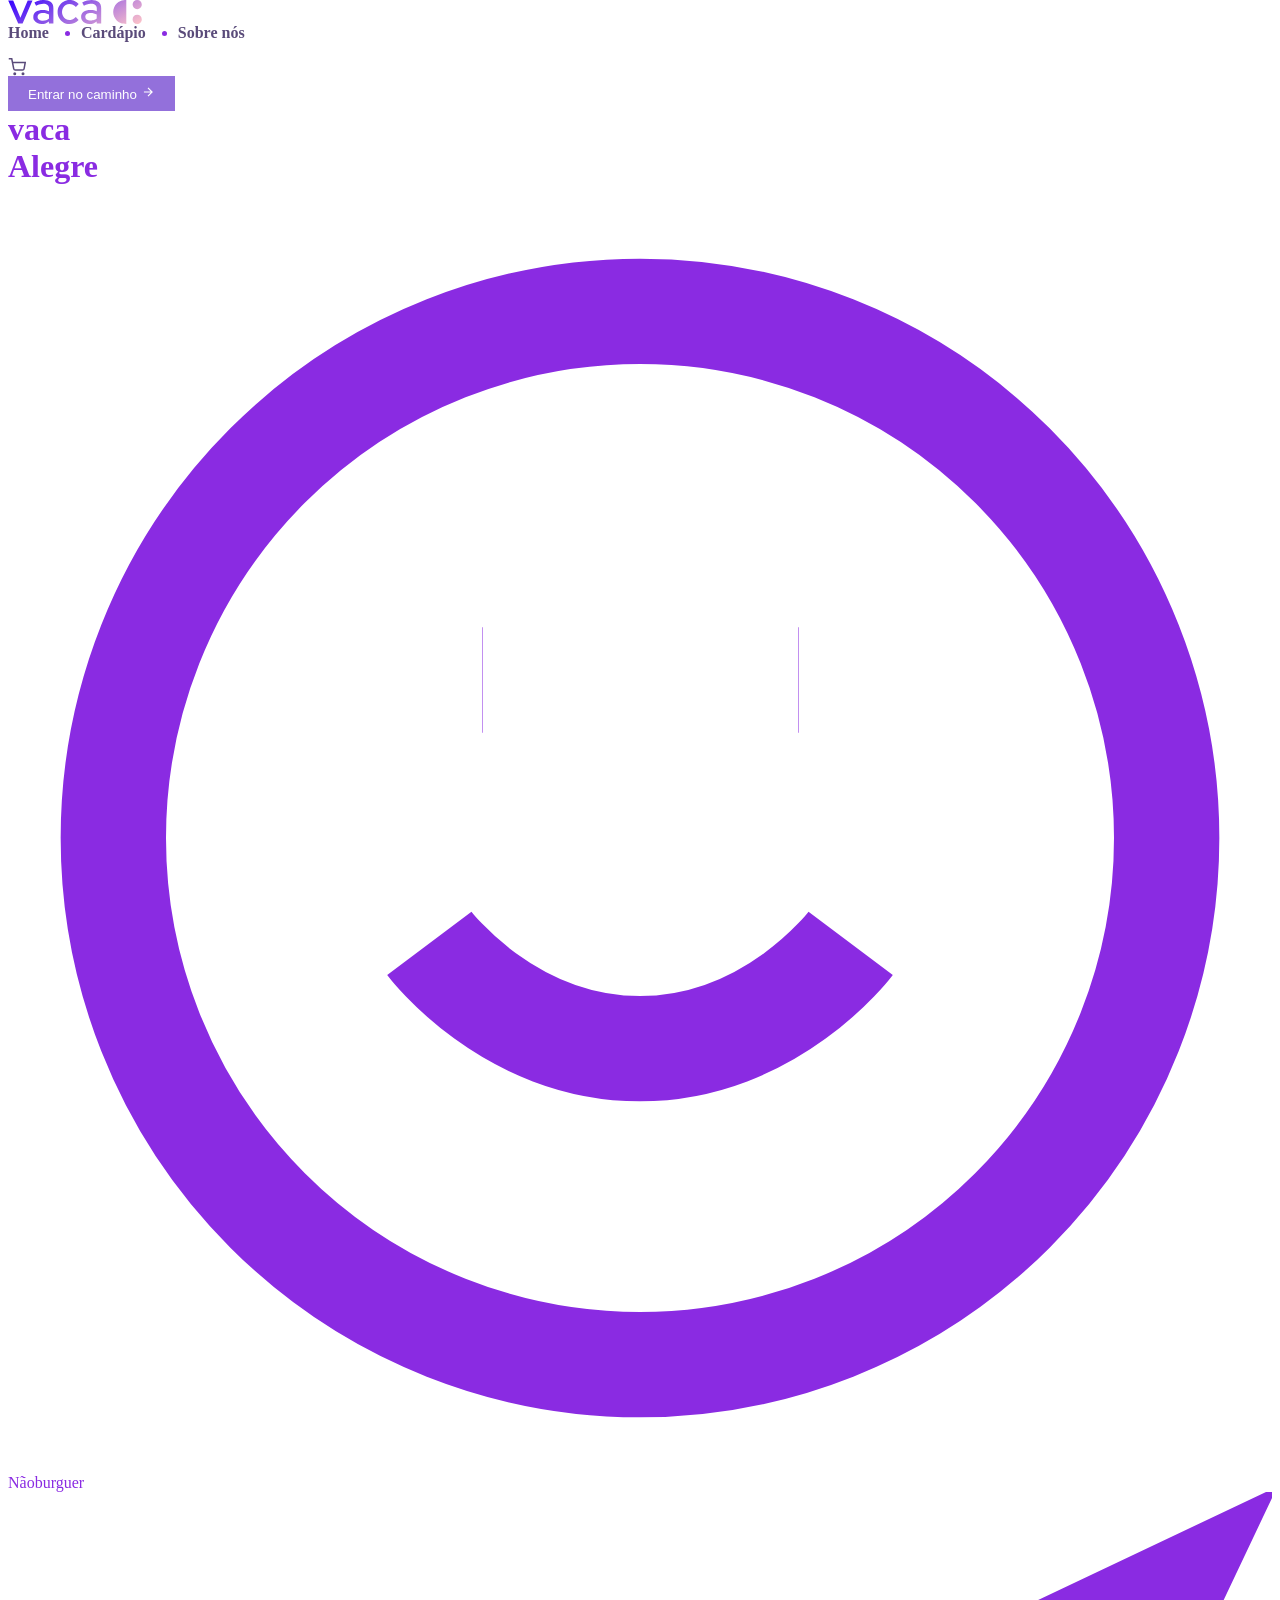
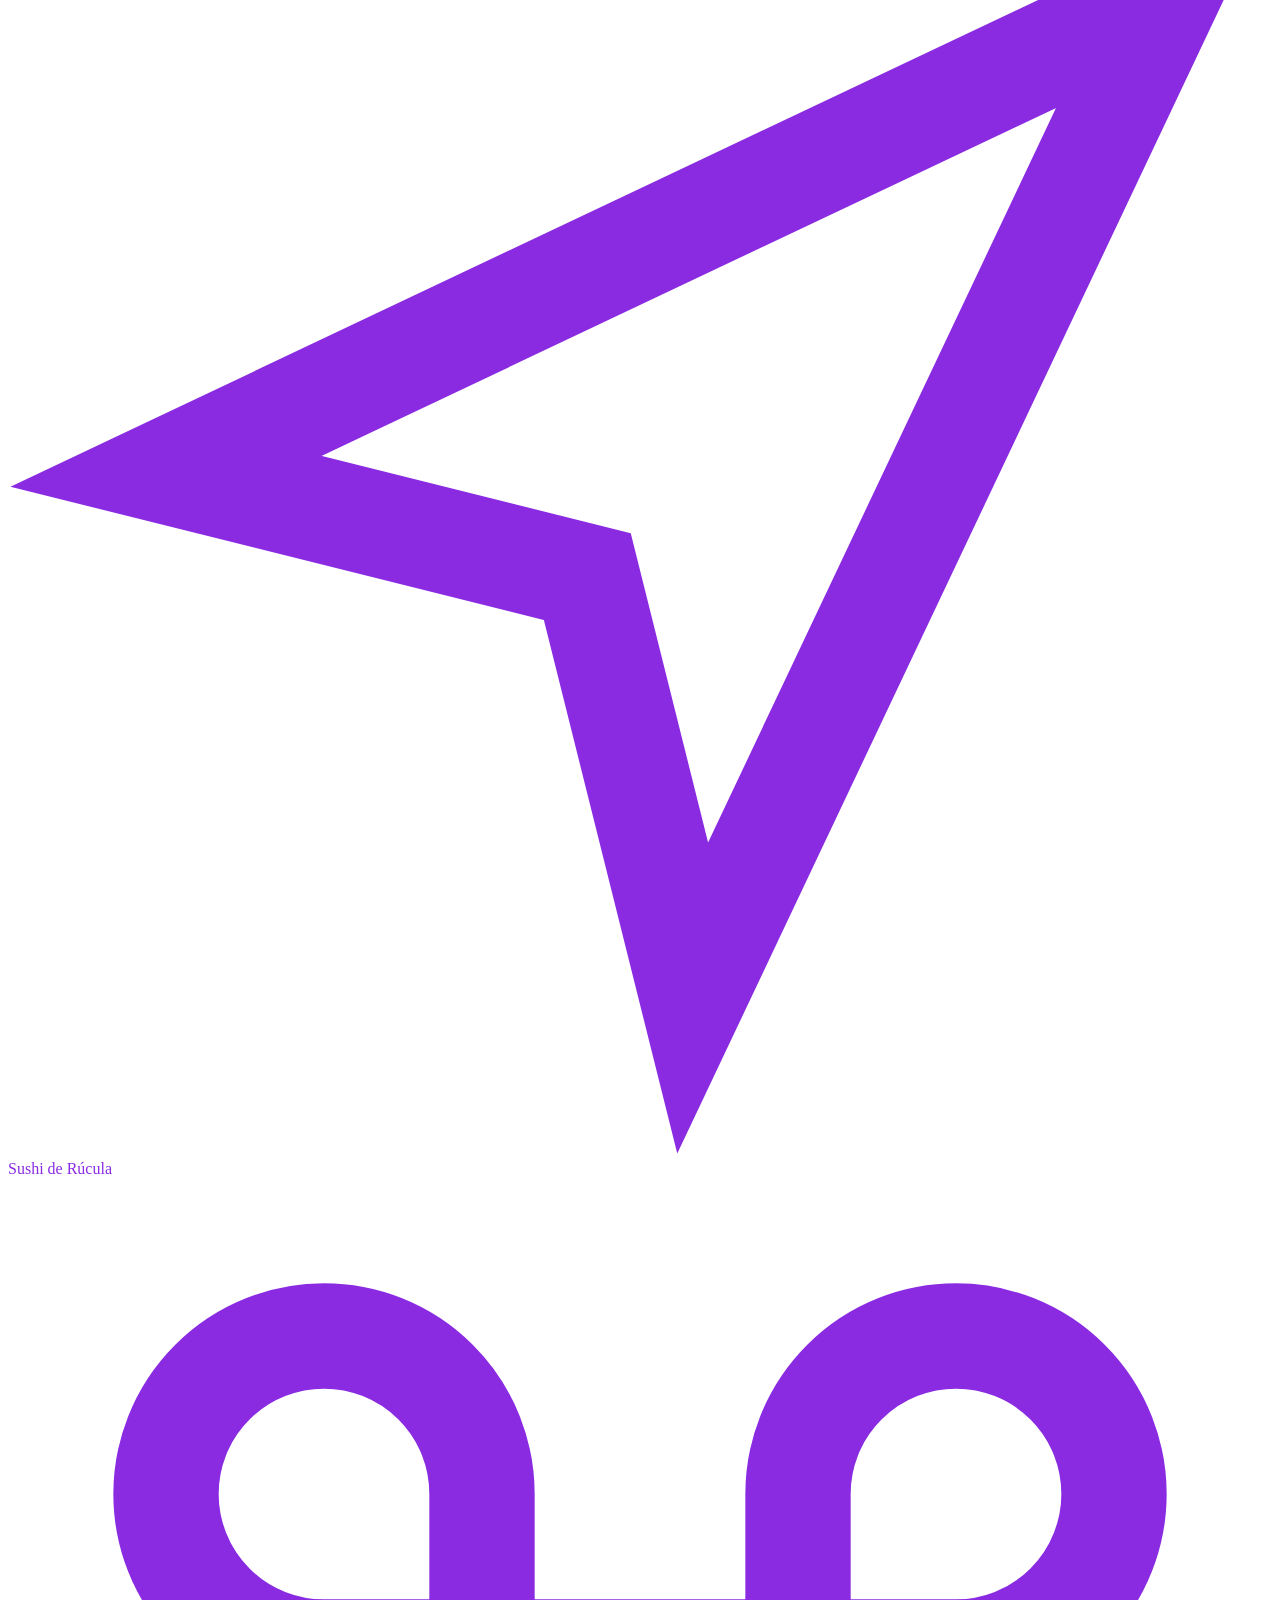
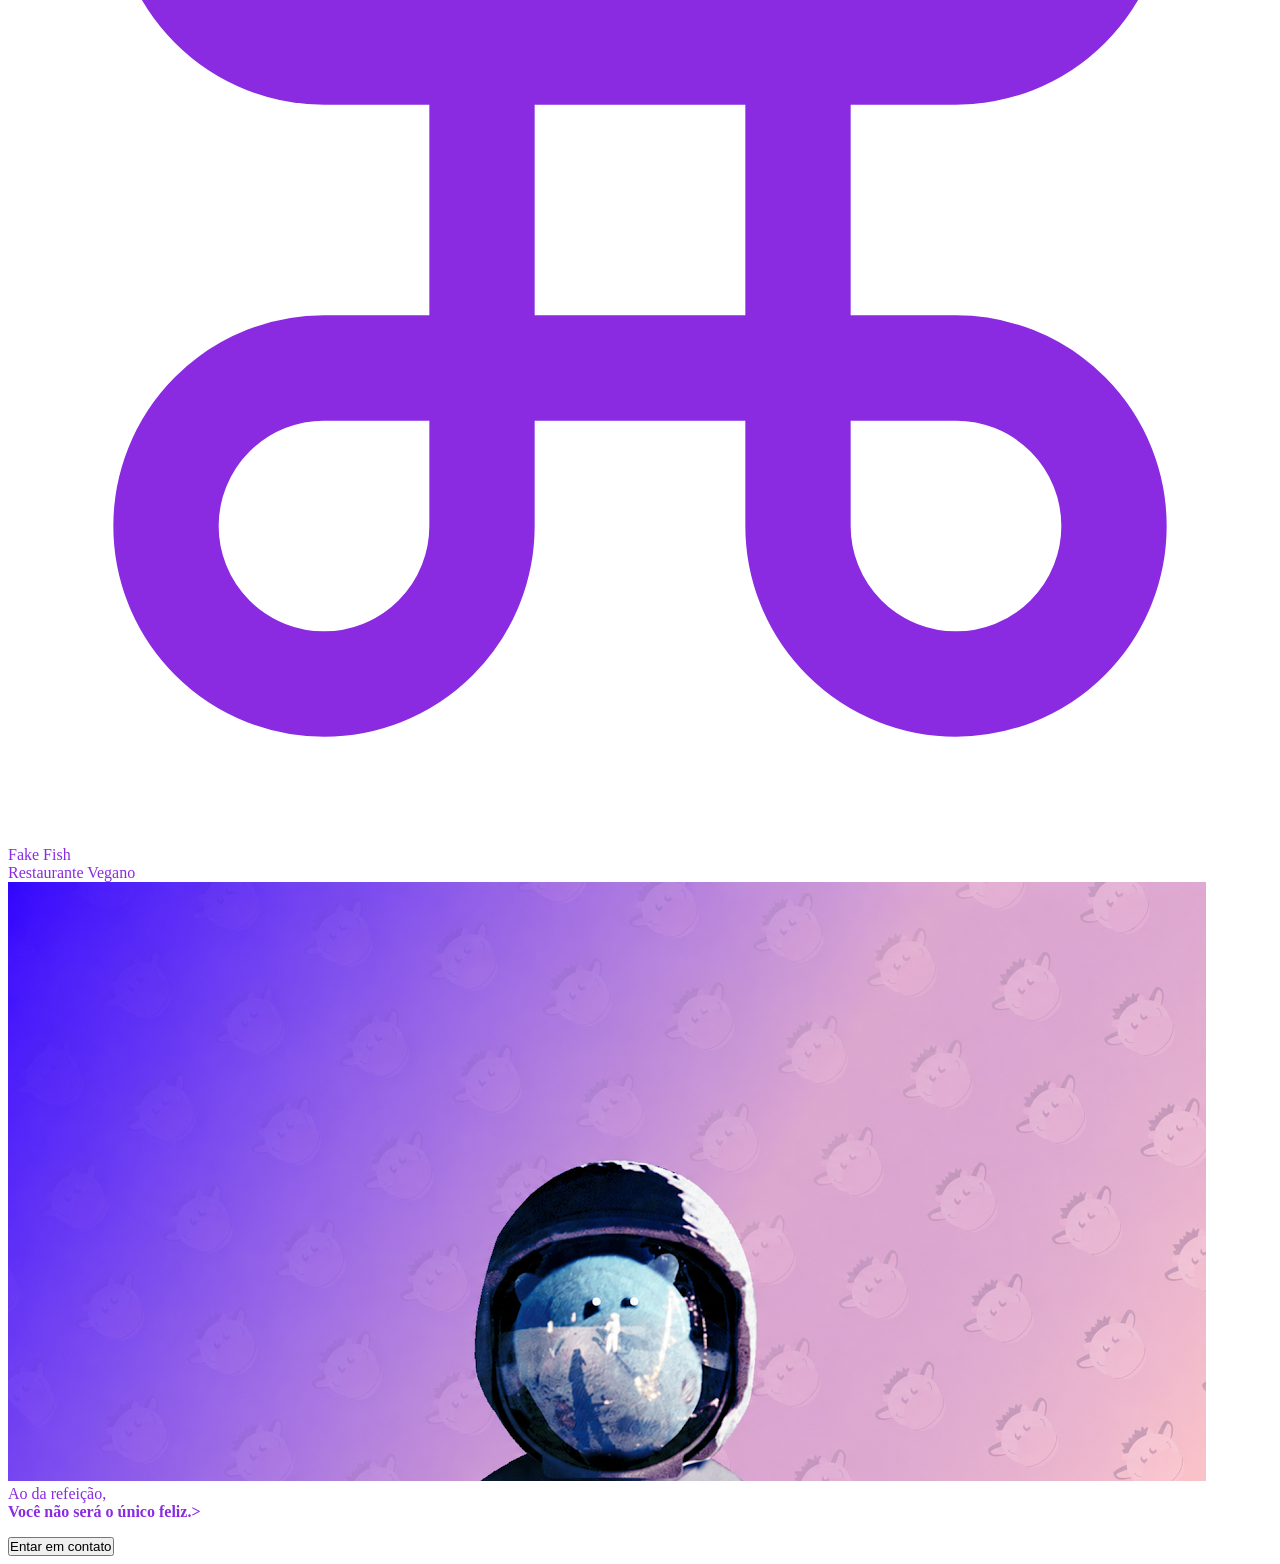
<file: atividades/index.html>
<!DOCTYPE html>
<html lang="en">

<head>
    <meta charset="UTF-8">
    <meta name="viewport" content="width=device-width, initial-scale=1.0">
    <title>Vaca Alegre - Restaurante Vegano</title>
    <link rel="stylesheet" href="style.css">
</head>

<body>
    <nav>
        <div class="nav-logo">
            <img src="imagens/vaca-alegre-marca.svg" alt="">
        </div>
        <ul class="nav-links">
            <li><a href="">Home</a></li>
            <li><a href="">Cardápio</a></li>
            <li><a href="">Sobre nós</a></li>
        </ul>

        <div class="nav-actions">
            <span class="nav-cart">
                <svg viewBox="0 0 24 24" fill="none" stroke="currentColor" stroke-width="2" width="18" height="18">
                    <circle cx="9" cy="21" r="1" />
                    <circle cx="20" cy="21" r="1" />
                    <path d="M1 1h4l2.68 13.39a2 2 0 0 0 2 1.61h9.72a2 2 0 0 0 2-1.61L23 6H6" />
                </svg>
            </span>
            <button class="btn-entrar">
                Entrar no caminho
                <svg viewBox="0 0 24 24" fill="none" stroke="currentColor" stroke-width="2">
                    <path d="M5 12h14M12 5l7 7-7 7" />
                </svg>
            </button>
        </div>
    </nav>

    <div class="hero">
        <di class="hero-topo">
            <div class="hero-text">
                <h1 class="hero-title">
                    vaca <br>
                    <span class="alegre">Alegre</span>
                </h1>
            </div>
            <div class="hero-menu">
                <div class="hero-menu-item">
                    <svg viewBox="0 0 24 24" fill="none" stroke="currentColor" stroke-width="2">
                        <circle cx="12" cy="12" r="10" />
                        <path d="M8 14s1.5 2 4 2 4-2 4-2" />
                        <line x1="9" y1="9" x2="9.01" y2="9" />
                        <line x1="15" y1="9" x2="15.01" y2="9" />
                    </svg>
                    Nãoburguer
                </div>
                <div class="hero-menu-item">

                    <svg viewBox="0 0 24 24" fill="none" stroke="currentColor" stroke-width="2">
                        <path d="M3 11l19-9-9 19-2-8-8-2z" /></svg>
                    Sushi de Rúcula
                </div>
                <div class="hero-menu-item">
                    <svg viewBox="0 0 24 24" fill="none" stroke="currentColor" stroke-width="2"><path d="M18 3a3 3 0 0 0-3 3v12a3 3 0 0 0 3 3 3 3 0 0 0 3-3 3 3 0 0 0-3-3H6a3 3 0 0 0-3 3 3 3 0 0 0 3 3 3 3 0 0 0 3-3V6a3 3 0 0 0-3-3 3 3 0 0 0-3 3 3 3 0 0 0 3 3h12a3 3 0 0 0 3-3 3 3 0 0 0-3-3z"/></svg>
                    Fake Fish
                </div>
                <div class="hero-menu active">
                    Restaurante Vegano
                </div>
            </div>
    </div>
    <div class="hero-banner">
        <img src="imagens/espaco.png" alt="">
        <div class="hero-banner-cotent">
            <p>
                Ao da refeição, <br>
                <strong>Você não será o único feliz.></strong>
            </p>
            <button class="bt-contato">
                Entar em contato
            </button>
        </div>

    </div>
    </div>
</body>

</html>
</file>
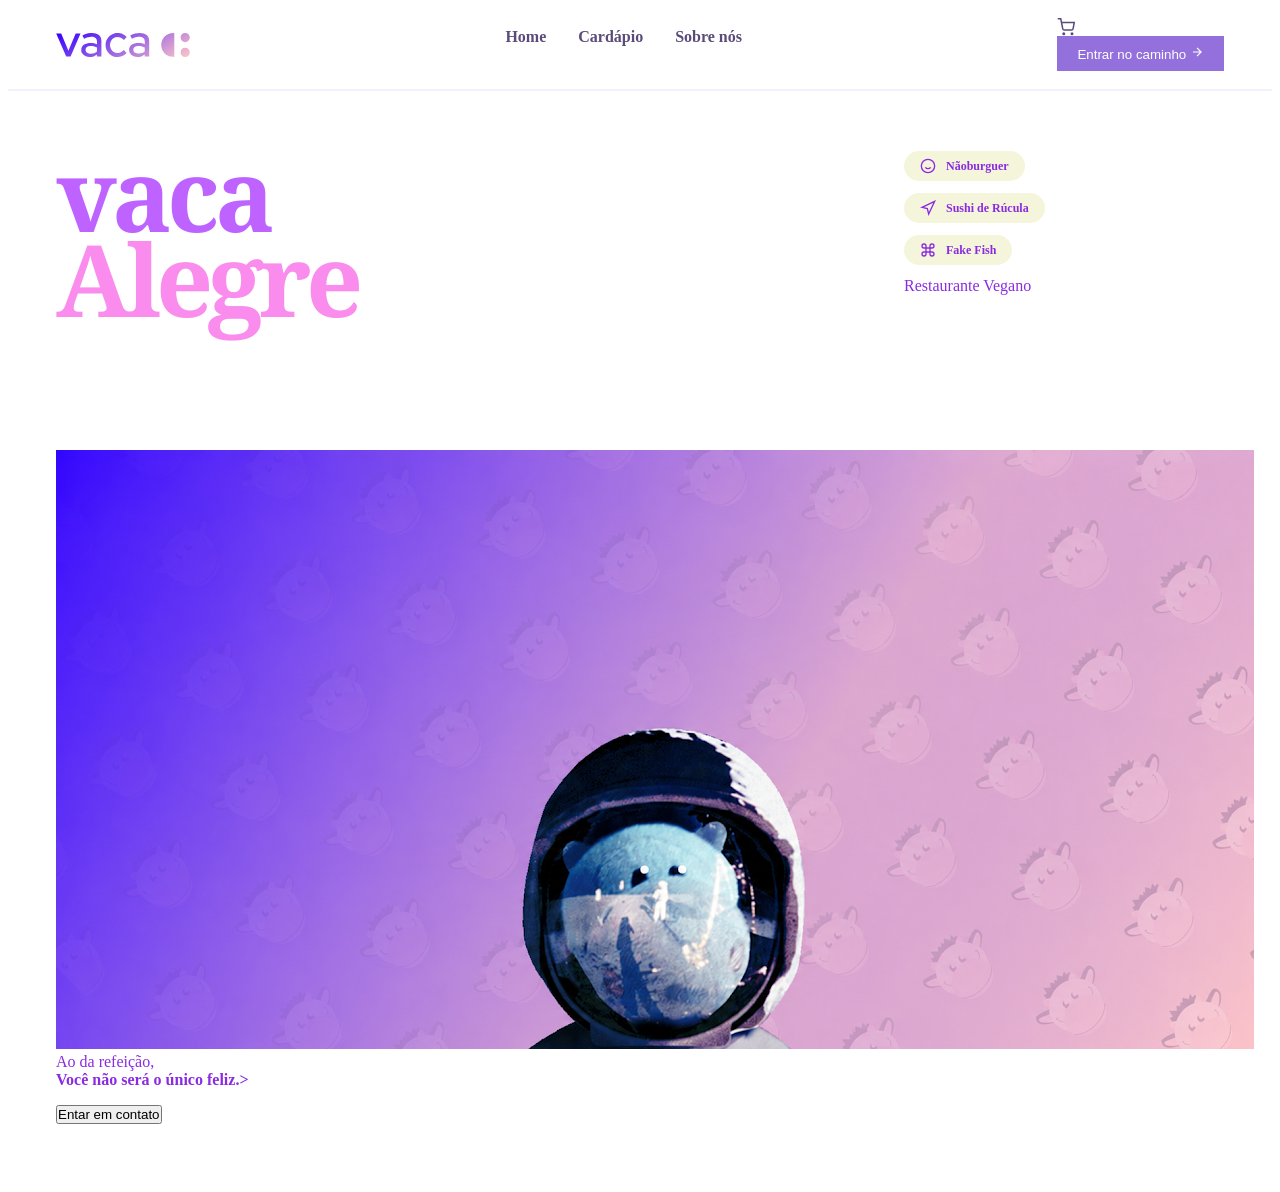
<file: vacaalegre/atividades/index.html>
<!DOCTYPE html>
<html lang="en">

<head>
    <meta charset="UTF-8">
    <meta name="viewport" content="width=device-width, initial-scale=1.0">
    <title>Vaca Alegre - Restaurante Vegano</title>
    <link rel="stylesheet" href="style.css">
</head>

<body>
    <nav>
        <div class="nav-logo">
            <img src="imagens/vaca-alegre-marca.svg" alt="">
        </div>
        <ul class="nav-links">
            <li><a href="">Home</a></li>
            <li><a href="">Cardápio</a></li>
            <li><a href="">Sobre nós</a></li>
        </ul>

        <div class="nav-actions">
            <span class="nav-cart">
                <svg viewBox="0 0 24 24" fill="none" stroke="currentColor" stroke-width="2" width="18" height="18">
                    <circle cx="9" cy="21" r="1" />
                    <circle cx="20" cy="21" r="1" />
                    <path d="M1 1h4l2.68 13.39a2 2 0 0 0 2 1.61h9.72a2 2 0 0 0 2-1.61L23 6H6" />
                </svg>
            </span>
            <button class="btn-entrar">
                Entrar no caminho
                <svg viewBox="0 0 24 24" fill="none" stroke="currentColor" stroke-width="2">
                    <path d="M5 12h14M12 5l7 7-7 7" />
                </svg>
            </button>
        </div>
    </nav>

    <div class="hero">
        <div class="hero-topo">
            <div class="hero-text">
                <h1 class="hero-title">
                    vaca <br>
                    <span class="alegre">Alegre</span>
                </h1>
            </div>
            <div class="hero-menu">
                <div class="hero-menu-item">
                    <svg viewBox="0 0 24 24" fill="none" stroke="currentColor" stroke-width="2">
                        <circle cx="12" cy="12" r="10" />
                        <path d="M8 14s1.5 2 4 2 4-2 4-2" />
                        <line x1="9" y1="9" x2="9.01" y2="9" />
                        <line x1="15" y1="9" x2="15.01" y2="9" />
                    </svg>
                    Nãoburguer
                </div>
                <div class="hero-menu-item">

                    <svg viewBox="0 0 24 24" fill="none" stroke="currentColor" stroke-width="2">
                        <path d="M3 11l19-9-9 19-2-8-8-2z" /></svg>
                    Sushi de Rúcula
                </div>
                <div class="hero-menu-item">
                    <svg viewBox="0 0 24 24" fill="none" stroke="currentColor" stroke-width="2"><path d="M18 3a3 3 0 0 0-3 3v12a3 3 0 0 0 3 3 3 3 0 0 0 3-3 3 3 0 0 0-3-3H6a3 3 0 0 0-3 3 3 3 0 0 0 3 3 3 3 0 0 0 3-3V6a3 3 0 0 0-3-3 3 3 0 0 0-3 3 3 3 0 0 0 3 3h12a3 3 0 0 0 3-3 3 3 0 0 0-3-3z"/></svg>
                    Fake Fish
                </div>
                <div class="hero-menu active">
                    Restaurante Vegano
                </div>
            </div>
    </div>
    <div class="hero-banner">
        <img src="imagens/espaco.png" alt="">
        <div class="hero-banner-cotent">
            <p>
                Ao da refeição, <br>
                <strong>Você não será o único feliz.></strong>
            </p>
            <button class="bt-contato">
                Entar em contato
            </button>
        </div>

    </div>
    </div>
</body>

</html>
</file>
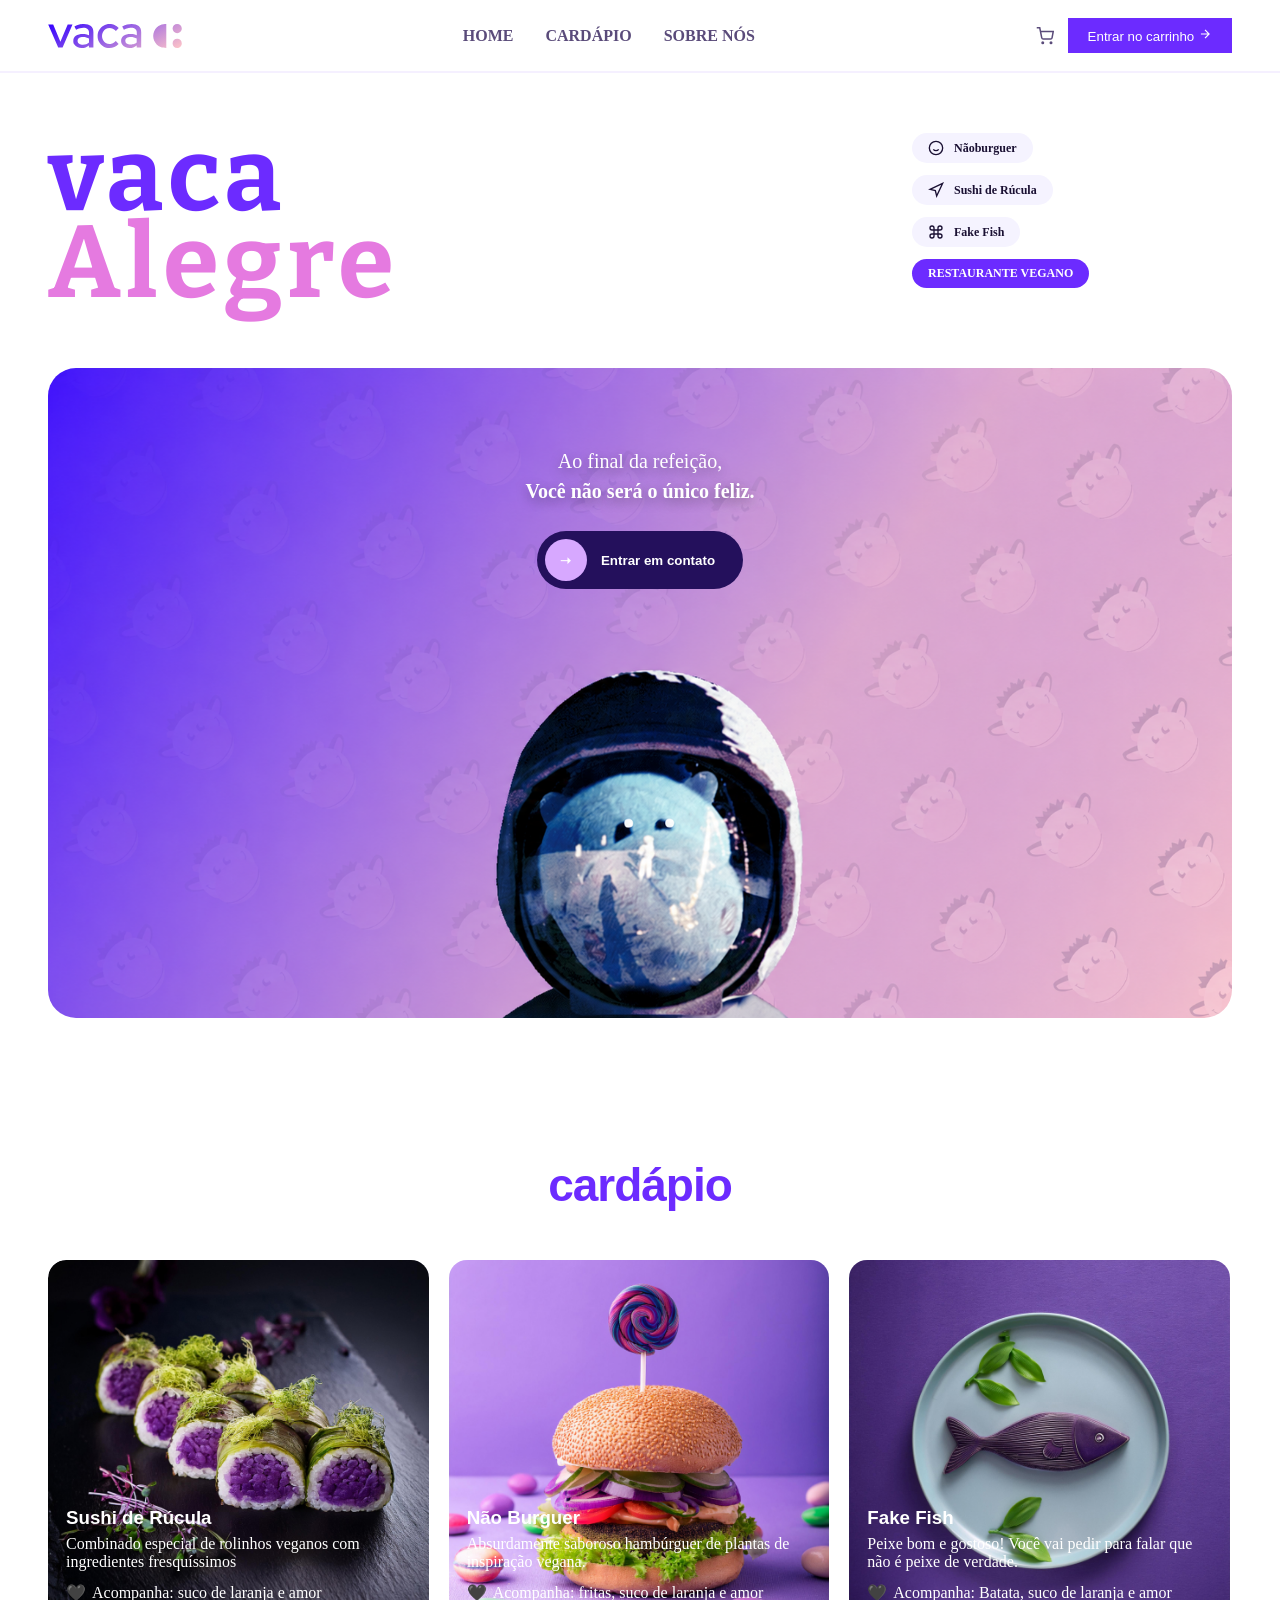
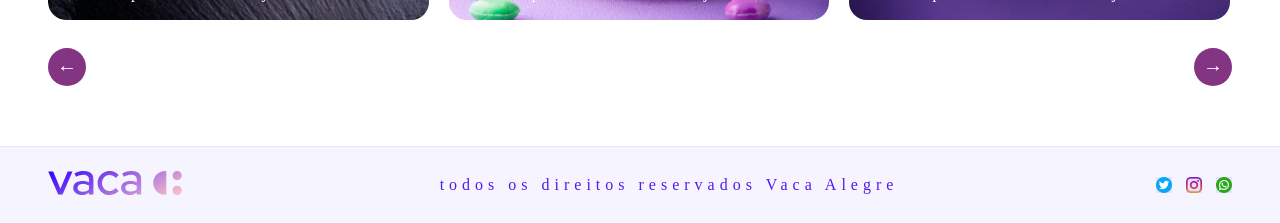
<file: vacaalegre/site/index.html>
<!DOCTYPE html>
<html lang="en">

<head>
    <meta charset="UTF-8">
    <meta name="viewport" content="width=device-width, initial-scale=1.0">
    <title>Vaca Alegre - Restaurante Vegano</title>
    <link rel="stylesheet" href="style.css">
</head>

<body>
    <nav>
        <div class="nav-logo">
            <img src="imagens/vaca-alegre-marca.svg" alt="">
        </div>
        <ul class="nav-links">
            <li><a href="">Home</a></li>
            <li><a href="">Cardápio</a></li>
            <li><a href="">Sobre Nós</a></li>
        </ul>
        <div class="nav-actions">
            <span class="nav-cart">
                <svg viewBox="0 0 24 24" fill="none" stroke="currentColor" stroke-width="2" width="18" height="18">
                    <circle cx="9" cy="21" r="1" />
                    <circle cx="20" cy="21" r="1" />
                    <path d="M1 1h4l2.68 13.39a2 2 0 0 0 2 1.61h9.72a2 2 0 0 0 2-1.61L23 6H6" />
                </svg>
            </span>
            <button class="btn-entrar">
                Entrar no carrinho
                <svg viewBox="0 0 24 24" fill="none" stroke="currentColor" stroke-width="2">
                    <path d="M5 12h14M12 5l7 7-7 7" />
                </svg>
            </button>
        </div>
    </nav>

    <div class="hero">
        <div class="hero-topo">
            <div class="hero-text">
                <h1 class="hero-title">
                    vaca <br>
                    <span class="alegre">Alegre</span>
                </h1>
            </div>
            <div class="hero-menu">
                <div class="hero-menu-item">
                    <svg viewBox="0 0 24 24" fill="none" stroke="currentColor" stroke-width="2">
                        <circle cx="12" cy="12" r="10" />
                        <path d="M8 14s1.5 2 4 2 4-2 4-2" />
                        <line x1="9" y1="9" x2="9.01" y2="9" />
                        <line x1="15" y1="9" x2="15.01" y2="9" />
                    </svg>
                    Nãoburguer
                </div>
                <div class="hero-menu-item">
                    <svg viewBox="0 0 24 24" fill="none" stroke="currentColor" stroke-width="2">
                        <path d="M3 11l19-9-9 19-2-8-8-2z" />
                    </svg>
                    Sushi de Rúcula
                </div>
                <div class="hero-menu-item">
                    <svg viewBox="0 0 24 24" fill="none" stroke="currentColor" stroke-width="2">
                        <path
                            d="M18 3a3 3 0 0 0-3 3v12a3 3 0 0 0 3 3 3 3 0 0 0 3-3 3 3 0 0 0-3-3H6a3 3 0 0 0-3 3 3 3 0 0 0 3 3 3 3 0 0 0 3-3V6a3 3 0 0 0-3-3 3 3 0 0 0-3 3 3 3 0 0 0 3 3h12a3 3 0 0 0 3-3 3 3 0 0 0-3-3z" />
                    </svg>
                    Fake Fish
                </div>
                <div class="hero-menu-item active">
                    Restaurante Vegano
                </div>
            </div>
        </div>
        <div class="hero-banner">
            <img src="imagens/espaco.png" alt="">
            <div class="hero-banner-content">
                <p>
                    Ao final da refeição, <br>
                    <strong> Você não será o único feliz.</strong>
                </p>
                <button class="btn-contato">
                    Entrar em contato
                </button>
            </div>
        </div>
    </div>
    <div class="cardapio">
        <h2 class="cardapio-title">cardápio</h2>
        <div class="carousel-wrapper">
            <div class="carousel-track-outer">
                <div class="carousel-track" id="carouselTrack">
                    <!--Cards-->
                    <div class="card">
                        <div class="card-img-placeholder">
                            <img src="imagens/fotos/cardapio/sushi-de-rucula.jpg" alt=""
                                style="width: 100%;height:100%;object-fit:cover;">
                        </div>
                        <div class="card-info">
                            <h3>Sushi de Rúcula</h3>
                            <p>Combinado especial de rolinhos veganos com ingredientes fresquíssimos</p>
                            <span class="card-tag">Acompanha: suco de laranja e amor</span>
                        </div>
                    </div>

                    <div class="card featured">
                        <div class="card-img-placeholder">
                            <img src="imagens/fotos/cardapio/nao-burger.jpg" alt=""
                                style="width: 100%;height:100%;object-fit:cover;">
                        </div>
                        <div class="card-info">
                            <h3>Não Burguer</h3>
                            <p>Absurdamente saboroso hambúrguer de plantas de inspiração vegana.</p>
                            <span class="card-tag">Acompanha: fritas, suco de laranja e amor</span>
                        </div>
                    </div>

                    <div class="card">
                        <div class="card-img-placeholder">
                            <img src="imagens/fotos/cardapio/fake-fish.jpg" alt=""
                                style="width: 100%;height:100%;object-fit:cover;">
                        </div>
                        <div class="card-info">
                            <h3>Fake Fish</h3>
                            <p>Peixe bom e gostoso! Você vai pedir para falar que não é peixe de verdade.</p>
                            <span class="card-tag">Acompanha: Batata, suco de laranja e amor</span>
                        </div>
                    </div>

                    <div class="card">
                        <div class="card-img-placeholder">
                            <img src="imagens/fotos/cardapio/escondidinho-veg.jpg" alt=""
                                style="width: 100%;height:100%;object-fit:cover;">
                        </div>
                        <div class="card-info">
                            <h3>Escondidinho vegetariano</h3>
                            <p>Um escondidinho de berinjela que combina com molho de tomate seco.</p>
                            <span class="card-tag">Acompanha: manjericão, suco de laranja e amor</span>
                        </div>
                    </div>

                    <div class="card">
                        <div class="card-img-placeholder">
                            <img src="imagens/fotos/cardapio/quibeleza.jpg" alt=""
                                style="width: 100%;height:100%;object-fit:cover;">
                        </div>
                        <div class="card-info">
                            <h3>Quibeleza</h3>
                            <p>Quibe de beterraba crocante com frescor de hortelã</p>
                            <span class="card-tag">Acompanha: suco de frutas vermelhas e amor</span>
                        </div>
                    </div>
                </div>
            </div>

            <div class="carousel-controls">
                <button class="carousel-btn" id="prevBtn">&#8592;</button>
                <div class="carousel-dots" id="carouselDots"></div>
                <button class="carousel-btn" id="nextBtn">&#8594;</button>
            </div>
        </div>
    </div>

    <footer>
        <div class="footer-logo">
            <img src="imagens/vaca-alegre-marca.svg" alt="">
        </div>
        <span class="footer-copy">todos os direitos reservados Vaca Alegre</span>
        <div class="footer-socials">
            <a href=""><img src="imagens/twitter.png" alt=""></a>
            <a href=""><img src="imagens/instagram.png" alt=""></a>
            <a href=""><img src="imagens/whatsapp.png" alt=""></a>
        </div>
    </footer>

</body>

</html>
</file>
<file: atividades/style.css>
*{
    box-sizing: border-box;
    margin-top: 0;
    padding: 0;
}

body{
    background-color: fff;
    color: blueviolet;
    overflow-x: hidden;
}
.nav{
    display: flex;
    align-items: center;
    justify-content: space-between;
    padding: 18px 48px ;
    position: fixed;
    background-color: rgba(255, 255, 255, 0.92);
    top: 0;
    backdrop-filter: blur(12px);
    border-bottom: 2px solid rgb(108, 43, 255, 0.07);
}
.nav-logo{
    display: flex;
    align-items: center;
    gap: 6px;
}
.nav-links{
    display: flex;
    gap: 32px;
}
.nav-links a{
    text-decoration: none;
    font-weight: bold;
    text-decoration: uppercase;
    color: #5a4b7a;
}
.nav-links a:hover{
    color:purple;
}
.nav-action{
    display: flex;
    align-items: center;
    gap: 14px;
}
.nav-cart{
    color: #5a4b7a;
    display: flex;
    align-items: center;
    gap: 4px;
}
.btn-entrar{
    background-color: mediumpurple;
    color: white;
    border: none;
    padding: 9px 20px;
    cursor: pointer;
    gap: 6px;
    transform: background .2s transform .15s;
}
.btn-entrar:hover{
    background-color: lightblue;
    transform: translateY (-1px);
}
.btn-entrar svg{
    width: 14px; 
    height: 14px;
}
</file>
<file: vacaalegre/atividades/style.css>
@import url('https://fonts.googleapis.com/css2?family=Noto+Serif:ital,wght@0,100..900;1,100..900&display=swap');

* {
    box-sizing: border-box;
    margin-top: 0;
    padding: 0;
}

body {
    background-color: fff;
    color: blueviolet;
    overflow-x: hidden;
}

nav {
    display: flex;
    align-items: center;
    justify-content: space-between;
    padding: 18px 48px;
    position: sticky;
    background-color: rgba(255, 255, 255, 0.92);
    top: 0;
    backdrop-filter: blur(12px);
    border-bottom: 2px solid rgb(108, 43, 255, 0.07);
}

.nav-logo {
    display: flex;
    align-items: center;
    gap: 6px;
}

.nav-links {
    display: flex;
    gap: 32px;
    list-style: none;
}

.nav-links a {
    text-decoration: none;
    font-weight: bold;
    text-decoration: uppercase;
    color: #5a4b7a;
}

.nav-links a:hover {
    color: purple;
}

.nav-action {
    display: flex;
    align-items: center;
    gap: 14px;
}

.nav-cart {
    color: #5a4b7a;
    display: flex;
    align-items: center;
    gap: 4px;
}

.btn-entrar {
    background-color: mediumpurple;
    color: white;
    border: none;
    padding: 9px 20px;
    cursor: pointer;
    gap: 6px;
    transform: background .2s transform .15s;
}

.btn-entrar:hover {
    background-color: lightblue;
    transform: translateY (-1px);
}

.btn-entrar svg {
    width: 14px;
    height: 14px;
}

.hero {
    padding: 60px 48px;
    position: relative;
    display: flex;
    flex-direction: column;
    gap: 32px;
}

.hero-topo {
    display: flex;
    justify-content: space-between;
    align-items: flex-start;
    width: 100%;
    margin-bottom: 30px;
}

.hero-text {
    flex: 1;
    min-width: 400px;
}

.hero-title {
    font-family: "Noto Serif", serif;
    font-weight: bold;
    font-size: 100px;
    line-height: .85;
    letter-spacing: -5px;
    color: rgb(190, 99, 255);
}

.hero-title .alegre {
    color: rgb(249, 140, 236);
}

.hero-menu {
    width: 320px;
    display: flex;
    flex-direction: column;
    gap: 12px;
    margin-left: auto;
}

.hero-menu-item {
    display: flex;
    align-items: center;
    gap: 10px;
    font-weight: bold;
    background-color: beige;
    border-radius: 40px;
    padding: 7px 16px;
    width: fit-content;
    cursor: pointer;
    transition: background .2s;
    font-size: 12px;
}
.hero-menu-item:hover{
    background-color: rgb(249, 249, 233);
}
.hero-menu-item svg{
    width: 16px;
    height: 16px;
    flex-shrink: 0;
}
</file>
<file: vacaalegre/site/style.css>
@import url('https://fonts.googleapis.com/css2?family=Bitter:ital,wght@0,100..900;1,100..900&family=Instrument+Sans:ital,wght@0,400..700;1,400..700&display=swap');

* {
    box-sizing: border-box;
    margin: 0;
    padding: 0;
}

body {
    background-color: #fff;
    color: #1a1033;
    overflow-x: hidden;
}

nav {
    display: flex;
    align-items: center;
    justify-content: space-between;
    padding: 18px 48px;
    position: sticky;
    background-color: rgba(255, 255, 255, 0.92);
    top: 0;
    backdrop-filter: blur(12px);
    border-bottom: 2px solid rgba(108, 43, 255, 0.07);
}

.nav-logo {
    display: flex;
    align-items: center;
    gap: 6px;
}

.nav-links {
    display: flex;
    gap: 32px;
    list-style: none;
}

.nav-links a {
    text-decoration: none;
    font-weight: bold;
    text-transform: uppercase;
    color: #5a4b7a
}

.nav-links a:hover {
    color: #6c2bff;
}

.nav-actions {
    display: flex;
    align-items: center;
    gap: 14px;
}

.nav-cart {
    color: #5a4b7a;
    display: flex;
    align-items: center;
    gap: 4px;

}

.btn-entrar {
    background-color: #6c2bff;
    color: white;
    border: none;
    padding: 9px 20px;
    cursor: pointer;
    gap: 6px;
    transform: background .2s, transform .15s;
}

.btn-entrar:hover {
    background: #5519ee;
    transform: translateY(-1px);
}

.btn-entrar svg {
    width: 14px;
    height: 14px;
}

.hero {
    padding: 60px 48px;
    position: relative;
    display: flex;
    flex-direction: column;
    gap: 32px;
}

.hero-topo {
    display: flex;
    justify-content: space-between;
    align-items: flex-start;
    width: 100%;
    margin-bottom: 30px;
}

.hero-text {
    flex: 1;
    min-width: 400px;
}

.hero-title {
    font-family: "Bitter", serif;
    font-weight: bold;
    font-size: 102px;
    line-height: .85;
    letter-spacing: 5px;
    color: #6c2bff;
}

.hero-title .alegre {
    color: #e57ae0;
}

.hero-menu {
    width: 320px;
    display: flex;
    flex-direction: column;
    gap: 12px;
    margin-left: auto;
}

.hero-menu-item {
    display: flex;
    align-items: center;
    gap: 10px;
    font-weight: bold;
    background-color: #f5f3ff;
    border-radius: 40px;
    padding: 7px 16px;
    width: fit-content;
    cursor: pointer;
    transition: background .2s;
    font-size: 12px;
}

.hero-menu-item:hover {
    background-color: #ede8ff;
}

.hero-menu-item svg {
    width: 16px;
    height: 16px;
    flex-shrink: 0;
}

.hero-menu-item.active {
    color: #fff;
    text-transform: uppercase;
    font-weight: bold;
    background-color: #6c2bff;
}

.hero-banner {
    position: relative;
    border-radius: 28px;
    min-height: 300px;
    overflow: hidden;
}

.hero-banner img {
    width: 100%;
    height: 650px;
    object-fit: cover;
    display: block;
}

.hero-banner-content {
    position: absolute;
    top: 12%;
    left: 50%;
    text-align: center;
    width: 100%;
    transform: translateX(-50%);
}

.hero-banner-content p {
    color: white;
    margin-bottom: 25px;
    font-size: 20px;
    text-shadow: 0 4px 12px rgba(0, 0, 0, .35);
    line-height: 1.5;
}

.hero-banner-content p strong {
    color: #fff;
    font-weight: bold;
}

.btn-contato {
    display: inline-flex;
    align-items: center;
    gap: 14px;
    background-color: #24105c;
    color: white;
    border: none;
    border-radius: 50px;
    padding: 8px 28px 8px 8px;
    font-weight: bold;
    cursor: pointer;
    transition: all .3s ease;
}

.btn-contato::before {
    content: "➝";
    width: 42px;
    height: 42px;
    background-color: #d7a8ff;
    border-radius: 50%;
    display: flex;
    align-items: center;
    justify-content: center;
    transition: transform .4s ease;
}

.btn-contato:hover::before {
    transform: translateX(10px);
}

.btn-contato:hover {
    transform: translateY(-2px);
}

.cardapio {
    padding: 80px 48px 60px;
}

.cardapio-title {
    font-family: sans-serif;
    font-weight: bold;
    font-size: 46px;
    text-align: center;
    margin-bottom: 48px;
    letter-spacing: -1px;
    color: #6c2bff;
}

.carousel-wrapper {
    position: relative;
}

.carousel-track-outer {
    overflow: hidden;
    border-radius: 18px;
}

.carousel-track {
    display: flex;
    gap: 20px;
}

.card {
    flex: 0 0 calc(33.333% - 14px);
    border-radius: 18px;
    overflow: hidden;
    position: relative;
    min-height: 360px;
    display: flex;
    flex-direction: column;
    justify-content: flex-end;
    transition: transform .25s;
    background-color: #f6f4ff;
}

.card:hover {
    transform: translateY(-4px);
}

.card-img-placeholder {
    position: absolute;
    background: linear-gradient(160deg, #ddd5ff 0%, #f8d7fa 100%);
    display: flex;
    align-items: center;
    justify-content: center;
    text-transform: uppercase;
    color: #f8f7f9;
    inset: 0;

}

.card .featured .card-img-placeholder {
     background: linear-gradient(160deg, #a78bfa 0%, #e879f9 100%);

}
.card-info{
    position: relative;
    background: linear-gradient(to top rgba (20,10,40,0,82) transparent 100%);
    padding: 20px 18px 18px;
    color: #fff;
}
.card-info h3{
    font-family:sans-serif;
    margin-bottom: 6px;
}
.card-info p{
    color: white;
    margin-bottom: 12px;
}
.card-tag{
    display: inline-flex;
    align-items: center;
    gap: 6px;
    color: white;
}
.card-tag::before{
    content: "🖤";
    color: #e57ae0;
}
.carousel-controls{
    display: flex;
    align-items: center;
    justify-content: space-between;
    margin-top: 28px;
}
.carousel-btn{
    width: 38px;
    height: 38px;
    border-radius: 50%;
    border: none;
    background-color:rgb(131, 52, 131);
    color: white;
    cursor: pointer;
    display: flex;
    align-items: center;
    justify-content: center;
    transition: background .2s, transform .15s;
    font-size: 20px;
}
.carousel-btn:hover{
    background-color: #24105c;
    transform: scale(1.08);
}
.carousel-dots{
    display: flex;
    gap: 8px;
    align-items: center;
}
footer{
    background-color: #f6f4ff;
    padding: 24px 48px;
    display: flex;
    align-items: center;
    justify-content: space-between;
    border-top: 1px solid rgba(108, 43, 255, 0.08);
}
.footer-copy{
    color: #5519ee;
    letter-spacing: 5px;
}
.footer-socials{
    display: flex;
    gap: 14px;
}
.footer-socials a{
    background-color: rgba(108, 43, 255, 0.1);
    display: flex;
    align-items: center;
    color: #24105c;
    text-decoration: none;
}
</file>
